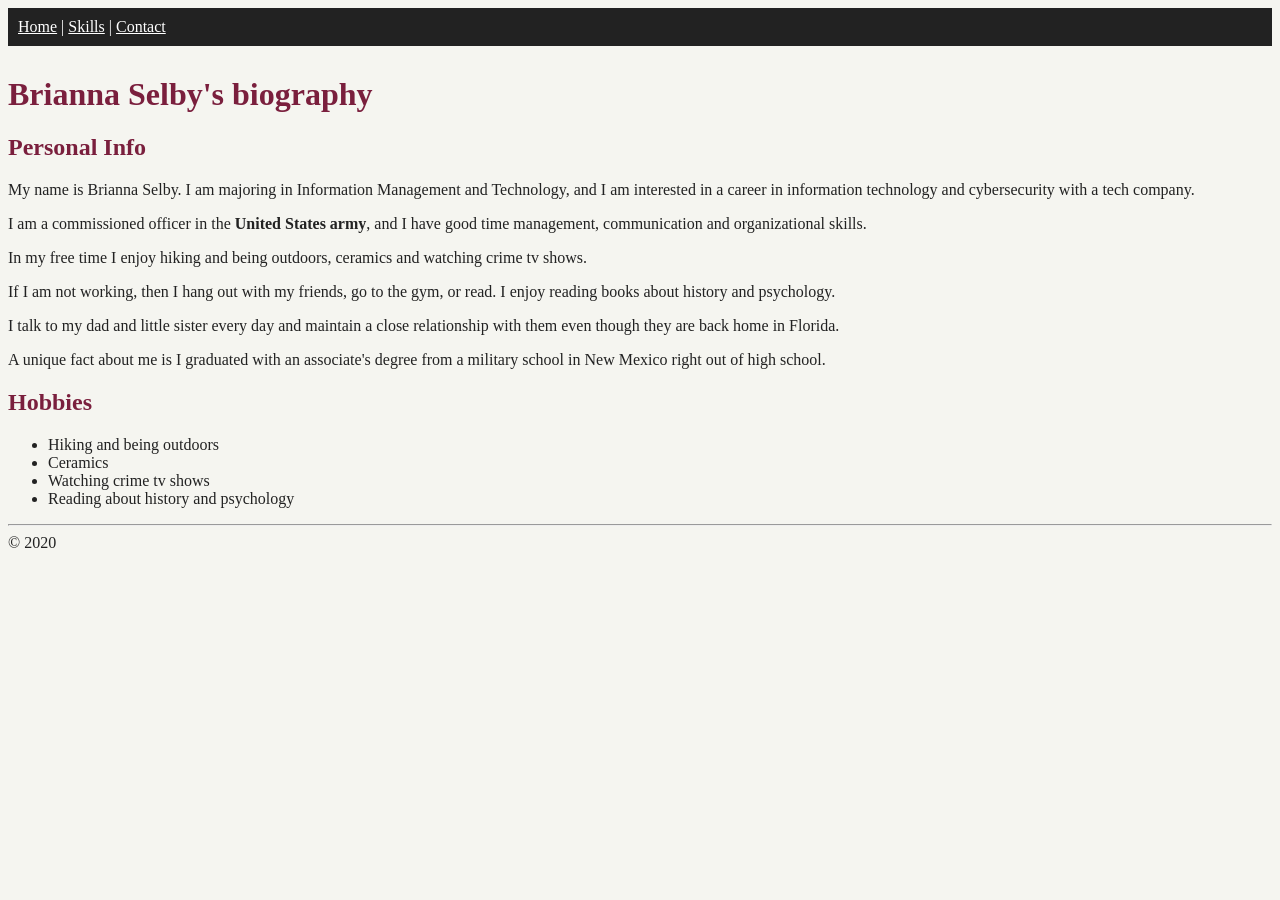
<file: lab07/index.html>
<!DOCTYPE html>
<html lang="en">
<head>
  <meta charset="utf-8">
  <link rel="stylesheet" href="styles.css">
  <title> Brianna Selby's Biography</title>
</head>
<body>
    <nav>
    <a href="index.html">Home</a> |
    <a href="skills.html">Skills</a> |
    <a href="contact.html">Contact</a>
  </nav>
  <h1>Brianna Selby's biography</h1>
  <h2>Personal Info</h2>
  <p>My name is Brianna Selby. I am majoring in Information Management and Technology, and I am interested in a career in information technology and cybersecurity with a tech company.</p>
  <p>I am a commissioned officer in the <strong>United States army</strong>, and I have good time management, communication and organizational skills.</p>
  <p>In my free time I enjoy hiking and being outdoors, ceramics and watching crime tv shows.</p>
  <p>If I am not working, then I hang out with my friends, go to the gym, or read. I enjoy reading books about history and psychology.</p>
  <p>I talk to my dad and little sister every day and maintain a close relationship with them even though they are back home in Florida.</p>
  <p>A unique fact about me is I graduated with an associate's degree from a military school in New Mexico right out of high school.</p> 
  <h2>Hobbies</h2>
  <ul>
       <li>Hiking and being outdoors</li>
      <li>Ceramics</li>
      <li>Watching crime tv shows</li>
      <li>Reading about history and psychology</li>
  </ul>

  <hr>
  &copy; 2020
</body>
</html>
</file>
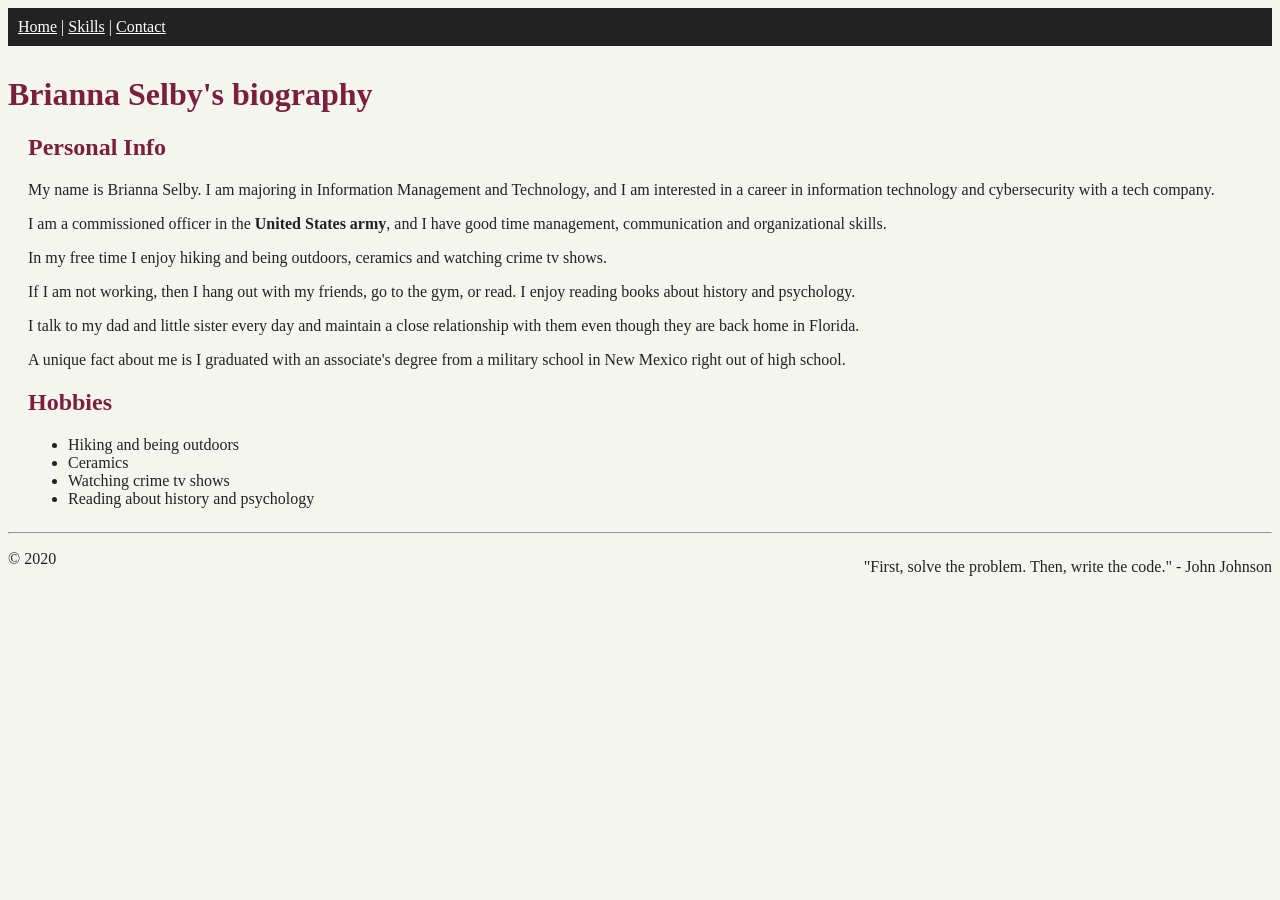
<file: lab08/index.html>
<!DOCTYPE html>
<html lang="en">
<head>
  <meta charset="utf-8">
  <link rel="stylesheet" href="styles.css">
  <title> Brianna Selby's Biography</title>
</head>
<body>
    <nav>
    <a href="index.html">Home</a> |
    <a href="skills.html">Skills</a> |
    <a href="contact.html">Contact</a>
  </nav>
  <h1>Brianna Selby's biography</h1>
  <main>
  <h2>Personal Info</h2>
  <p>My name is Brianna Selby. I am majoring in Information Management and Technology, and I am interested in a career in information technology and cybersecurity with a tech company.</p>
  <p>I am a commissioned officer in the <strong>United States army</strong>, and I have good time management, communication and organizational skills.</p>
  <p>In my free time I enjoy hiking and being outdoors, ceramics and watching crime tv shows.</p>
  <p>If I am not working, then I hang out with my friends, go to the gym, or read. I enjoy reading books about history and psychology.</p>
  <p>I talk to my dad and little sister every day and maintain a close relationship with them even though they are back home in Florida.</p>
  <p>A unique fact about me is I graduated with an associate's degree from a military school in New Mexico right out of high school.</p>
  <h2>Hobbies</h2>
  <ul>
    <li>Hiking and being outdoors</li>
    <li>Ceramics</li>
    <li>Watching crime tv shows</li>
    <li>Reading about history and psychology</li>
  </ul>
  </main>

  <footer>
    <hr>
    <p class="tagline">"First, solve the problem. Then, write the code." - John Johnson</p>
    <p>&copy; 2020</p>
  </footer>
</body>
</html>
</file>
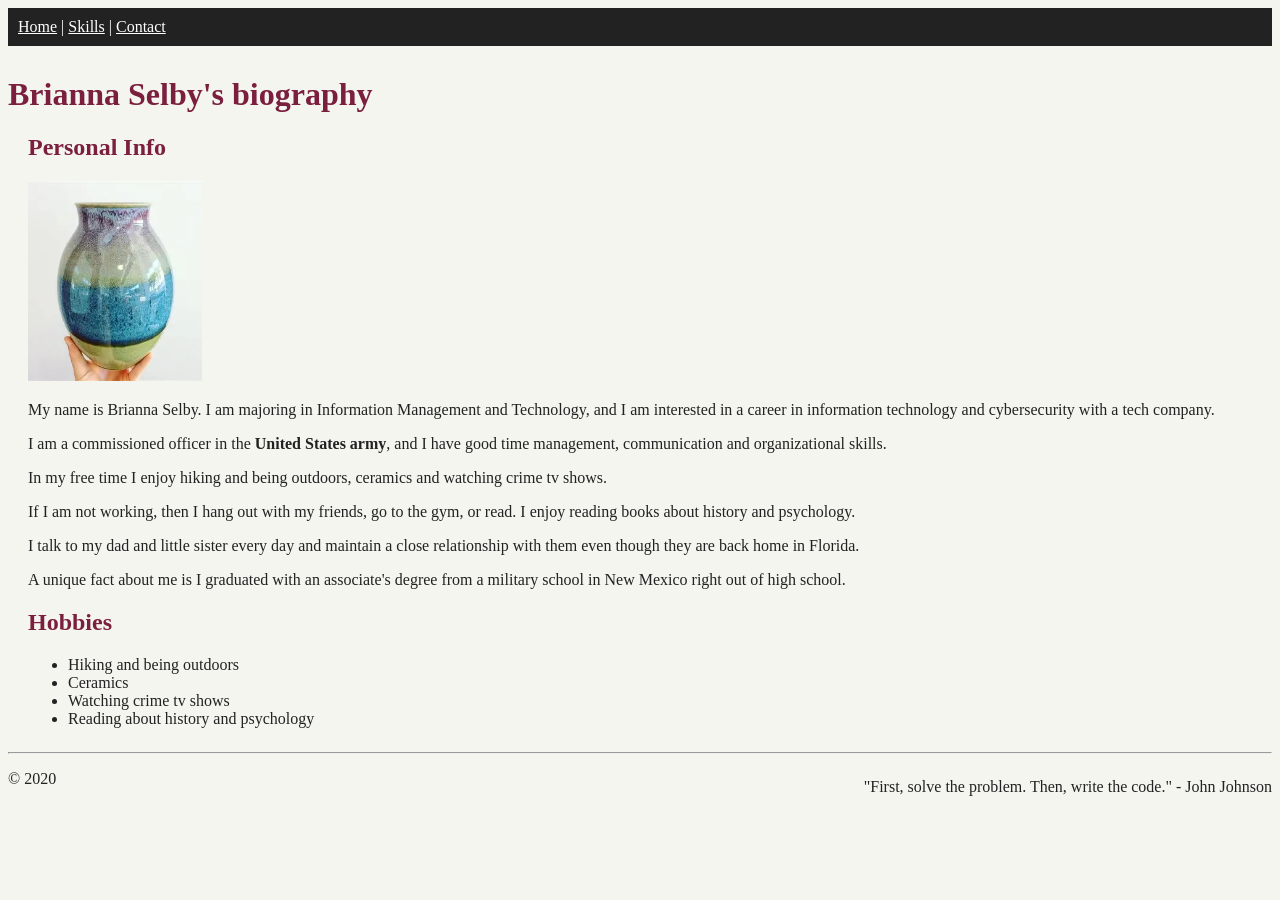
<file: lab09/index.html>
<!DOCTYPE html>
<html lang="en">
<head>
  <meta charset="utf-8">
  <meta name="viewport" content="width=device-width, initial-scale=1">
  <link rel="stylesheet" href="styles.css">
  <title> Brianna Selby's Biography</title>
</head>
<body>
    <nav>
    <a href="index.html">Home</a> <span>|</span>
    <a href="skills.html">Skills</a> <span>|</span>
    <a href="contact.html">Contact</a> 
  </nav>
  <h1>Brianna Selby's biography</h1>
  <main>
  <h2>Personal Info</h2>
       <img src="glaze-glossy.jpg" alt="A vase with a glossy blue and green glaze" class="responsive-img">
  <p>My name is Brianna Selby. I am majoring in Information Management and Technology, and I am interested in a career in information technology and cybersecurity with a tech company.</p>
  <p>I am a commissioned officer in the <strong>United States army</strong>, and I have good time management, communication and organizational skills.</p>
  <p>In my free time I enjoy hiking and being outdoors, ceramics and watching crime tv shows.</p>
  <p>If I am not working, then I hang out with my friends, go to the gym, or read. I enjoy reading books about history and psychology.</p>
  <p>I talk to my dad and little sister every day and maintain a close relationship with them even though they are back home in Florida.</p>
  <p>A unique fact about me is I graduated with an associate's degree from a military school in New Mexico right out of high school.</p>
  <h2>Hobbies</h2>
  <ul>
    <li>Hiking and being outdoors</li>
    <li>Ceramics</li>
    <li>Watching crime tv shows</li>
    <li>Reading about history and psychology</li>
  </ul>
  </main>

  <footer>
    <hr>
    <p class="tagline">"First, solve the problem. Then, write the code." - John Johnson</p>
    <p>&copy; 2020</p>
  </footer>
</body>
</html>
</file>
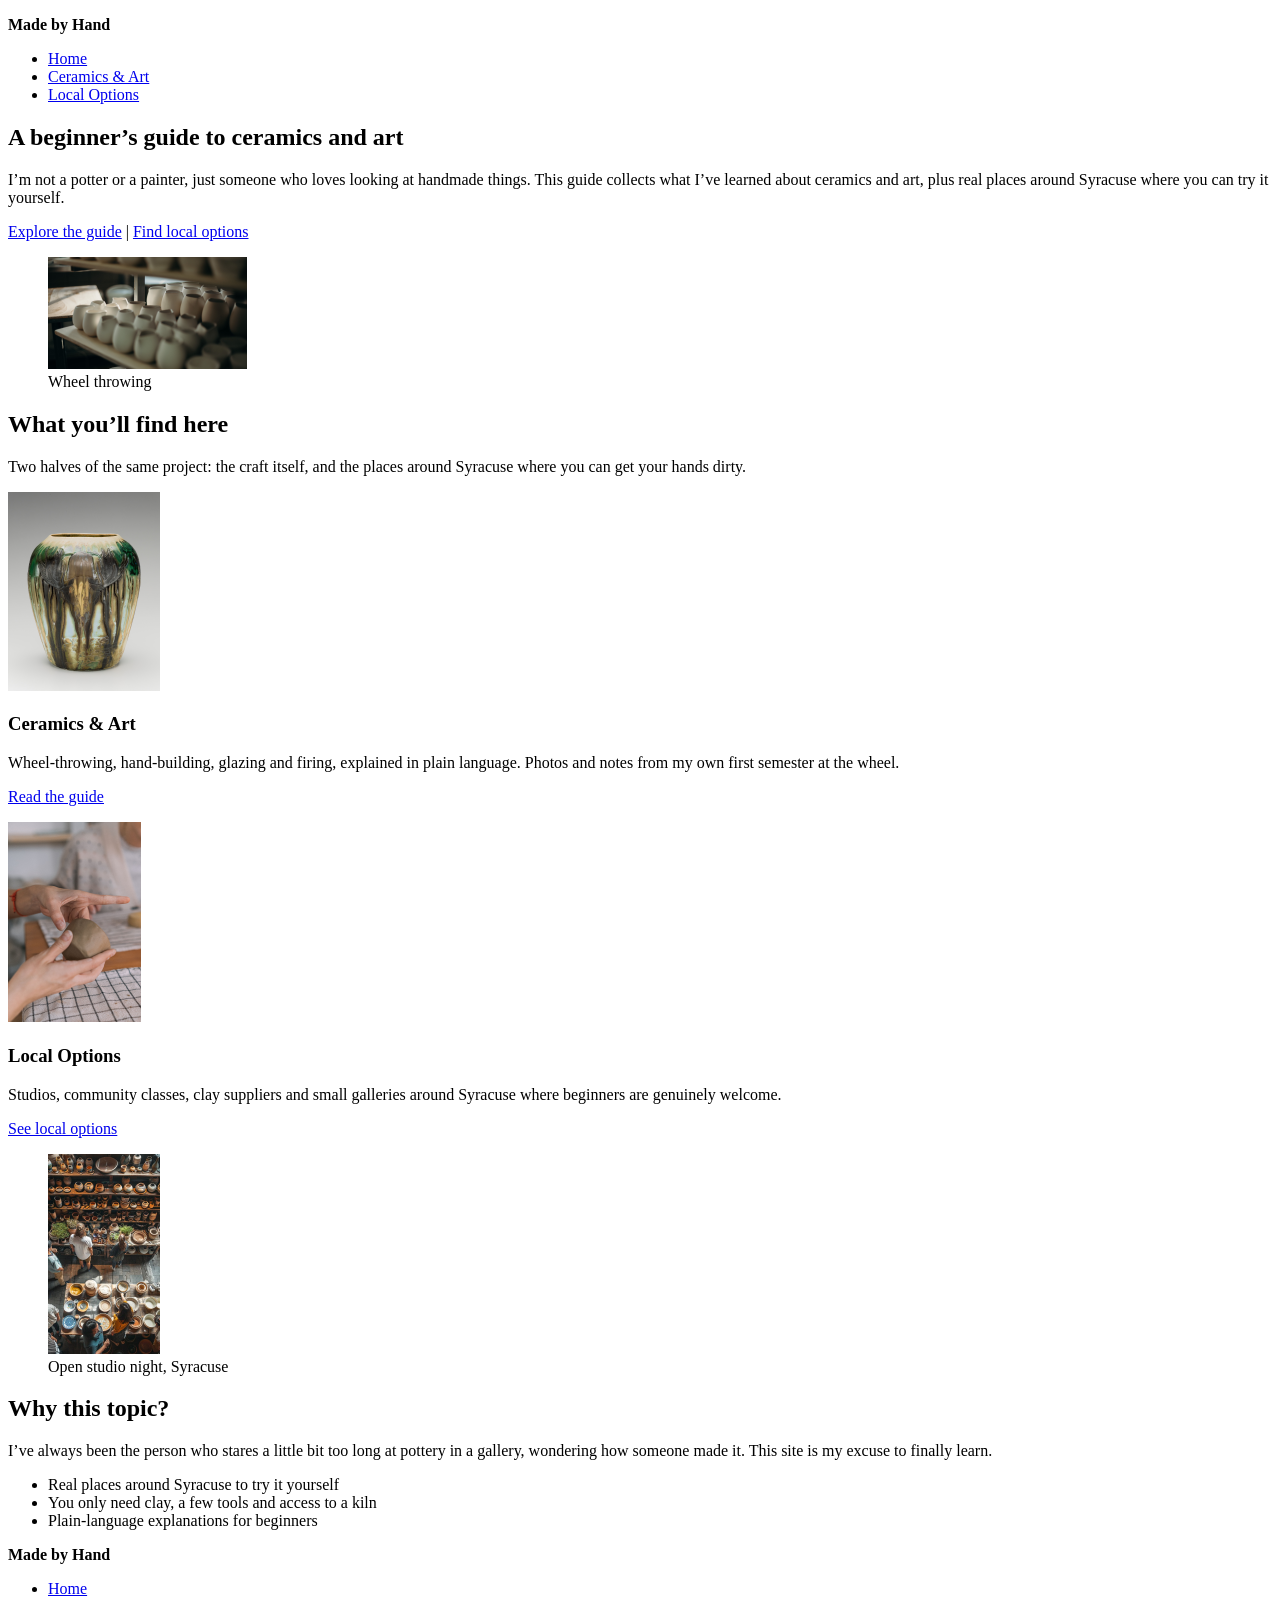
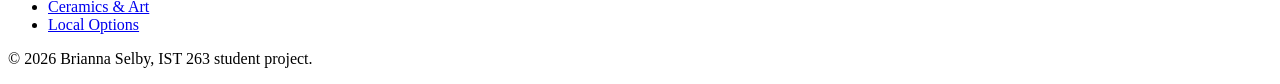
<file: project5/index.html>
<!DOCTYPE html>
<html lang="en">
<head>
    <meta charset="UTF-8">
    <title>Home - Made by Hand</title>
</head>
<body>
    <header>
        <p><strong>Made by Hand</strong></p>
        <nav>
            <ul>
                <li><a href="index.html">Home</a></li>
                <li><a href="ceramics-art.html">Ceramics &amp; Art</a></li>
                <li><a href="local-options.html">Local Options</a></li>
            </ul>
        </nav>
    </header>

    <main>
        <section>
            <h1>A beginner’s guide to ceramics and art</h1>
            <p>I’m not a potter or a painter, just someone who loves looking at handmade things. This guide collects what I’ve learned about ceramics and art, plus real places around Syracuse where you can try it yourself.</p>
            <p>
                <a href="ceramics-art.html">Explore the guide</a> |
                <a href="local-options.html">Find local options</a>
            </p>
            <figure>
                <img src="hero-cups.jpg" alt="Rows of white pottery cups drying on wooden shelves">
                <figcaption>Wheel throwing</figcaption>
            </figure>
        </section>

        <section>
            <h2>What you’ll find here</h2>
            <p>Two halves of the same project: the craft itself, and the places around Syracuse where you can get your hands dirty.</p>

            <article>
                <img src="card-ceramics.jpg" alt="A decorative ceramic vase with a glazed woodland design">
                <h3>Ceramics &amp; Art</h3>
                <p>Wheel-throwing, hand-building, glazing and firing, explained in plain language. Photos and notes from my own first semester at the wheel.</p>
                <p><a href="ceramics-art.html">Read the guide</a></p>
            </article>

            <article>
                <img src="card-local.jpg" alt="Hands holding and shaping a piece of clay">
                <h3>Local Options</h3>
                <p>Studios, community classes, clay suppliers and small galleries around Syracuse where beginners are genuinely welcome.</p>
                <p><a href="local-options.html">See local options</a></p>
            </article>
        </section>

        <section>
            <figure>
                <img src="open-studio.jpg" alt="Visitors browsing shelves of handmade pottery at an open studio">
                <figcaption>Open studio night, Syracuse</figcaption>
            </figure>
            <h2>Why this topic?</h2>
            <p>I’ve always been the person who stares a little bit too long at pottery in a gallery, wondering how someone made it. This site is my excuse to finally learn.</p>
            <ul>
                <li>Real places around Syracuse to try it yourself</li>
                <li>You only need clay, a few tools and access to a kiln</li>
                <li>Plain-language explanations for beginners</li>
            </ul>
        </section>
    </main>

    <footer>
        <p><strong>Made by Hand</strong></p>
        <nav>
            <ul>
                <li><a href="index.html">Home</a></li>
                <li><a href="ceramics-art.html">Ceramics &amp; Art</a></li>
                <li><a href="local-options.html">Local Options</a></li>
            </ul>
        </nav>
        <p>&copy; 2026 Brianna Selby, IST 263 student project.</p>
    </footer>
</body>
</html>
</file>
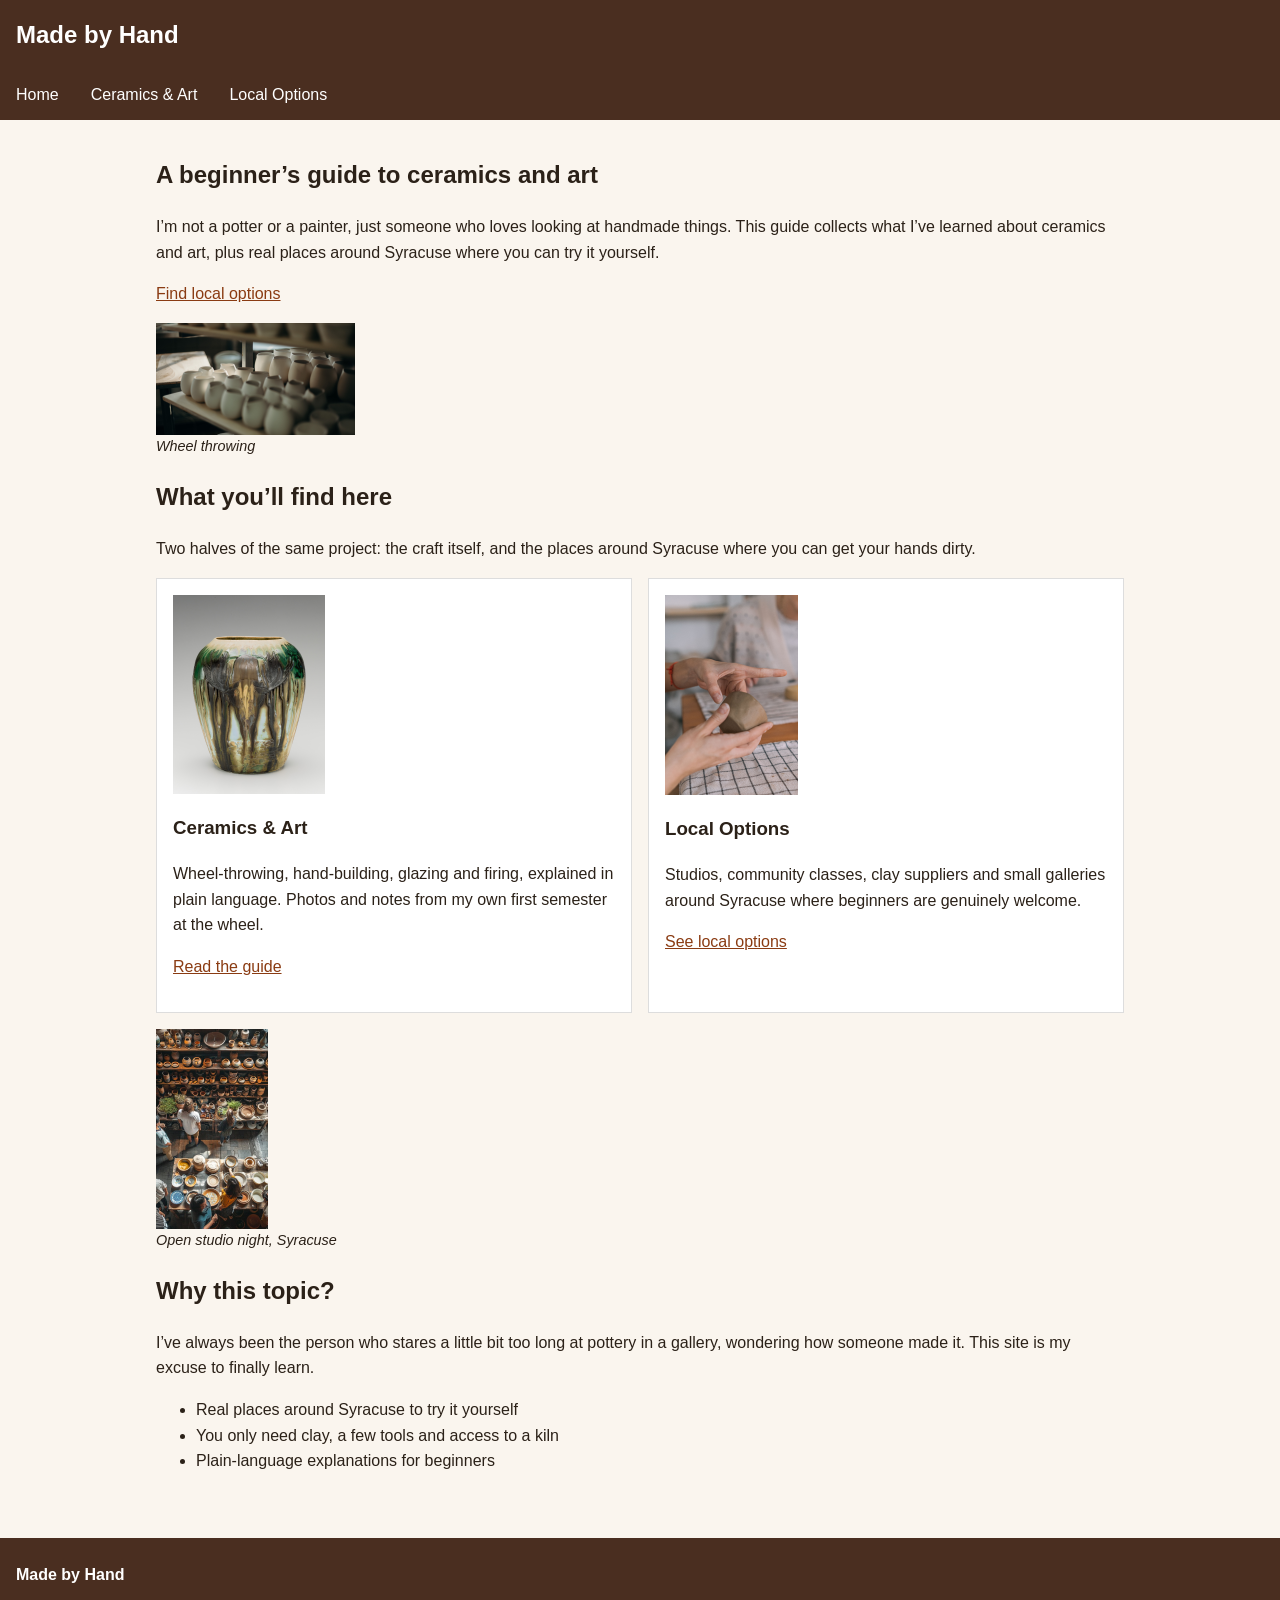
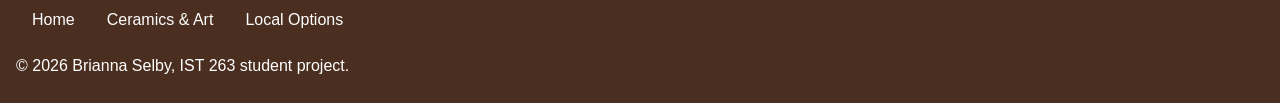
<file: project6/index.html>
<!DOCTYPE html>
<html lang="en">
<head>
    <meta charset="UTF-8">
    <meta name="viewport" content="width=device-width, initial-scale=1">
    <title>Home - Made by Hand</title>
    <link rel="stylesheet" href="style.css">
</head>
<body>
    <header>
        <p><strong>Made by Hand</strong></p>
        <nav>
            <ul>
                <li><a href="index.html">Home</a></li>
                <li><a href="ceramics-art.html">Ceramics &amp; Art</a></li>
                <li><a href="local-options.html">Local Options</a></li>
            </ul>
        </nav>
    </header>

    <main>
        <section>
            <h1>A beginner’s guide to ceramics and art</h1>
            <p>I’m not a potter or a painter, just someone who loves looking at handmade things. This guide collects what I’ve learned about ceramics and art, plus real places around Syracuse where you can try it yourself.</p>
    <p>
        <a href="local-options.html">Find local options</a>
    </p>
            <figure>
                <img src="hero-cups.jpg" alt="Rows of white pottery cups drying on wooden shelves">
                <figcaption>Wheel throwing</figcaption>
            </figure>
        </section>

        <section>
            <h2>What you’ll find here</h2>
            <p>Two halves of the same project: the craft itself, and the places around Syracuse where you can get your hands dirty.</p>
<div class="cards">
            <article>
                <img src="card-ceramics.jpg" alt="A decorative ceramic vase with a glazed woodland design">
                <h3>Ceramics &amp; Art</h3>
                <p>Wheel-throwing, hand-building, glazing and firing, explained in plain language. Photos and notes from my own first semester at the wheel.</p>
                <p><a href="ceramics-art.html">Read the guide</a></p>
            </article>

            <article>
                <img src="card-local.jpg" alt="Hands holding and shaping a piece of clay">
                <h3>Local Options</h3>
                <p>Studios, community classes, clay suppliers and small galleries around Syracuse where beginners are genuinely welcome.</p>
                <p><a href="local-options.html">See local options</a></p>
            </article>
</div>
        </section>

        <section>
            <figure>
                <img src="open-studio.jpg" alt="Visitors browsing shelves of handmade pottery at an open studio">
                <figcaption>Open studio night, Syracuse</figcaption>
            </figure>
            <h2>Why this topic?</h2>
            <p>I’ve always been the person who stares a little bit too long at pottery in a gallery, wondering how someone made it. This site is my excuse to finally learn.</p>
            <ul>
                <li>Real places around Syracuse to try it yourself</li>
                <li>You only need clay, a few tools and access to a kiln</li>
                <li>Plain-language explanations for beginners</li>
            </ul>
        </section>
    </main>

    <footer>
        <p><strong>Made by Hand</strong></p>
        <nav>
            <ul>
                <li><a href="index.html">Home</a></li>
                <li><a href="ceramics-art.html">Ceramics &amp; Art</a></li>
                <li><a href="local-options.html">Local Options</a></li>
            </ul>
        </nav>
        <p>&copy; 2026 Brianna Selby, IST 263 student project.</p>
    </footer>
</body>
</html>
</file>
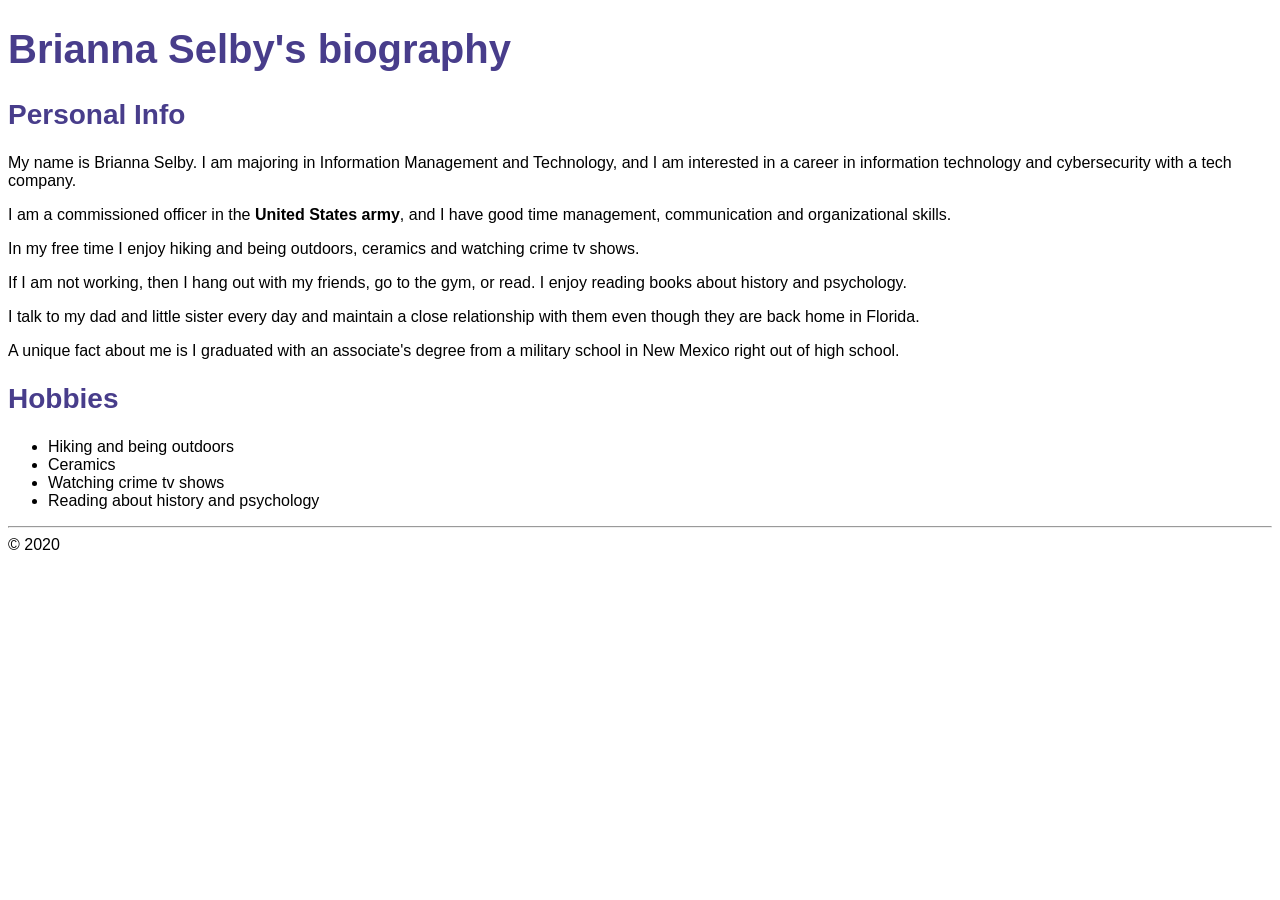
<file: lab06/selby-bio.html>
<!DOCTYPE html>
<html lang="en">
<head>
  <meta charset="utf-8">
  <link rel="stylesheet" href="styles.css">
  <title> Brianna Selby's Biography</title>
</head>
<body>
  <h1>Brianna Selby's biography</h1>
  <h2>Personal Info</h2>
  <p>My name is Brianna Selby. I am majoring in Information Management and Technology, and I am interested in a career in information technology and cybersecurity with a tech company.</p>
  <p>I am a commissioned officer in the <strong>United States army</strong>, and I have good time management, communication and organizational skills.</p>
  <p>In my free time I enjoy hiking and being outdoors, ceramics and watching crime tv shows.</p>
  <p>If I am not working, then I hang out with my friends, go to the gym, or read. I enjoy reading books about history and psychology.</p>
  <p>I talk to my dad and little sister every day and maintain a close relationship with them even though they are back home in Florida.</p>
  <p>A unique fact about me is I graduated with an associate's degree from a military school in New Mexico right out of high school.</p> 
  <h2>Hobbies</h2>
  <ul>
       <li>Hiking and being outdoors</li>
      <li>Ceramics</li>
      <li>Watching crime tv shows</li>
      <li>Reading about history and psychology</li>
  </ul>

  <hr>
  &copy; 2020
</body>
</html>
</file>
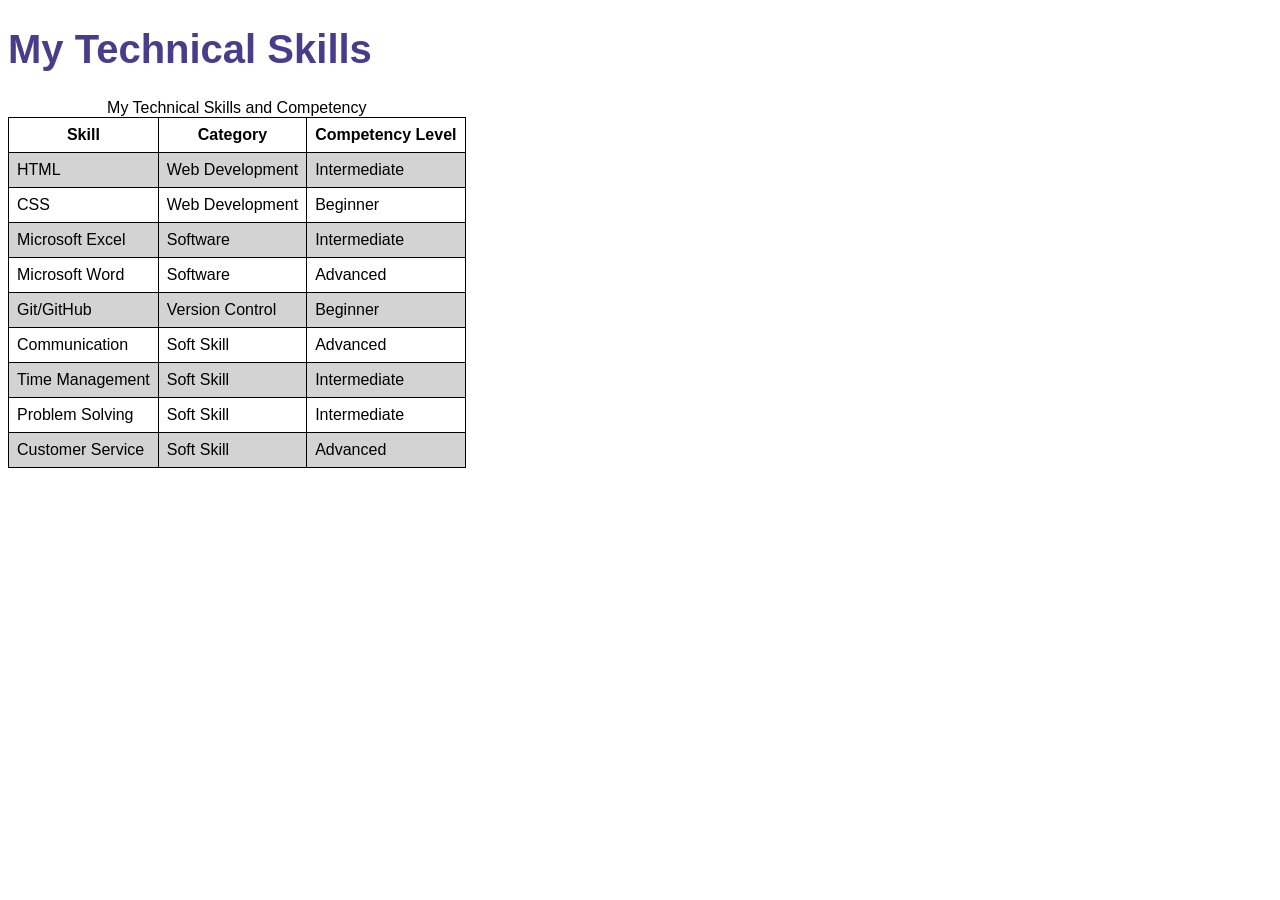
<file: lab06/skills.html>
<!DOCTYPE html>
<html lang="en">
<head>
    <meta charset="UTF-8">
    <title>Skills</title>
    <style>
        table, th, td {
            border: 1px solid black;
            border-collapse: collapse;  }
        th, td { padding: 8px;}
    </style>
    <link rel="stylesheet" href="styles.css">
</head>
<body>
    <h1>My Technical Skills</h1>

    <table>
        <caption>My Technical Skills and Competency</caption>
        <tr>
            <th>Skill</th>
            <th>Category</th>
            <th>Competency Level</th>
        </tr>
        <tr class="evenrow">
            <td>HTML</td>
            <td>Web Development</td>
            <td>Intermediate</td>
            
        </tr>
        <tr>
            <td>CSS</td>
            <td>Web Development</td>
            <td>Beginner</td>
        </tr>
        <tr class="evenrow">
            <td>Microsoft Excel</td>
            <td>Software</td>
            <td>Intermediate</td>
        </tr>
        <tr>
            <td>Microsoft Word</td>
            <td>Software</td>
            <td>Advanced</td>
        </tr>
        <tr class="evenrow">
            <td>Git/GitHub</td>
            <td>Version Control</td>
            <td>Beginner</td>
        </tr>
        <tr>
            <td>Communication</td>
            <td>Soft Skill</td>
            <td>Advanced</td>
        </tr>
        <tr class="evenrow">
            <td>Time Management</td>
            <td>Soft Skill</td>
            <td>Intermediate</td>
        </tr>
        <tr>
            <td>Problem Solving</td>
            <td>Soft Skill</td>
            <td>Intermediate</td>
        </tr>
        <tr class="evenrow">
            <td>Customer Service</td>
            <td>Soft Skill</td>
            <td>Advanced</td>
        </tr>
    </table>

</body>
</html>
</file>
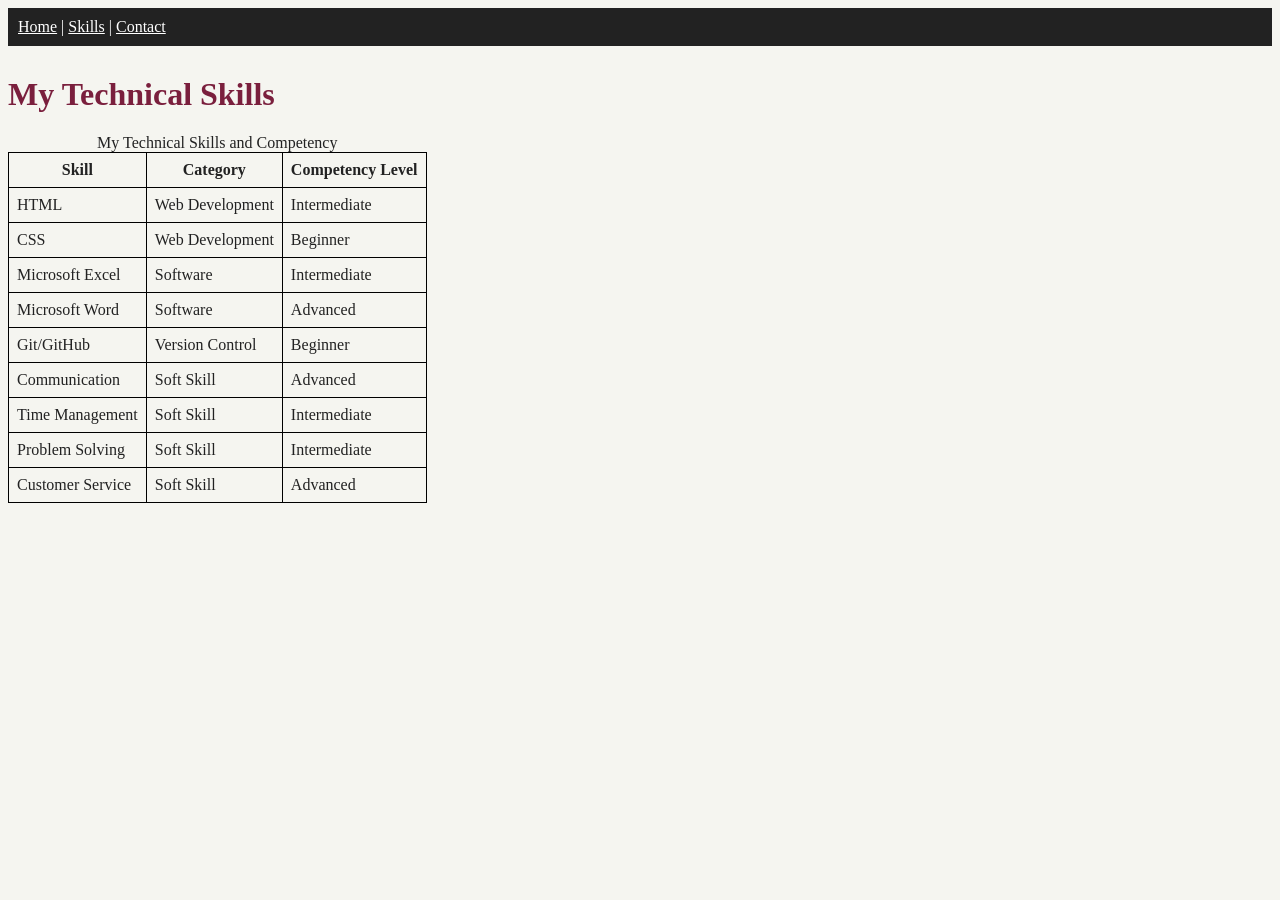
<file: lab07/skills.html>
<!DOCTYPE html>
<html lang="en">
<head>
    <meta charset="UTF-8">
    <title>Skills</title>
    <style>
        table, th, td {
            border: 1px solid black;
            border-collapse: collapse;  }
        th, td { padding: 8px;}
    </style>
    <link rel="stylesheet" href="styles.css">
</head>
<body>
    <nav>
    <a href="index.html">Home</a> |
    <a href="skills.html">Skills</a> |
    <a href="contact.html">Contact</a>
  </nav>
    <h1>My Technical Skills</h1>

    <table>
        <caption>My Technical Skills and Competency</caption>
        <tr>
            <th>Skill</th>
            <th>Category</th>
            <th>Competency Level</th>
        </tr>
        <tr class="evenrow">
            <td>HTML</td>
            <td>Web Development</td>
            <td>Intermediate</td>
            
        </tr>
        <tr>
            <td>CSS</td>
            <td>Web Development</td>
            <td>Beginner</td>
        </tr>
        <tr class="evenrow">
            <td>Microsoft Excel</td>
            <td>Software</td>
            <td>Intermediate</td>
        </tr>
        <tr>
            <td>Microsoft Word</td>
            <td>Software</td>
            <td>Advanced</td>
        </tr>
        <tr class="evenrow">
            <td>Git/GitHub</td>
            <td>Version Control</td>
            <td>Beginner</td>
        </tr>
        <tr>
            <td>Communication</td>
            <td>Soft Skill</td>
            <td>Advanced</td>
        </tr>
        <tr class="evenrow">
            <td>Time Management</td>
            <td>Soft Skill</td>
            <td>Intermediate</td>
        </tr>
        <tr>
            <td>Problem Solving</td>
            <td>Soft Skill</td>
            <td>Intermediate</td>
        </tr>
        <tr class="evenrow">
            <td>Customer Service</td>
            <td>Soft Skill</td>
            <td>Advanced</td>
        </tr>
    </table>

</body>
</html>
</file>
<file: lab07/styles.css>
body {
  background-color: #F5F5F0;
  color: #222222;
}
a {
  color: #1F5FA8;
}
h1, h2, h3 {
  color: #7A1F3D;
}
nav {
  background-color: #222222;
  color: #FFFFFF;
  padding: 10px;
  margin-bottom: 30px;
}
nav a {
  color: #FFFFFF;
}
nav a:hover {
  background-color: #A33A5B;
}
</file>
<file: lab08/styles.css>
body {
  background-color: #F5F5F0;
  color: #222222;
}
a {
  color: #1F5FA8;
}
h1, h2, h3 {
  color: #7A1F3D;
}
nav {
  background-color: #222222;
  color: #FFFFFF;
  padding: 10px;
  margin-bottom: 30px;
}
nav a {
  color: #FFFFFF;
}
nav a:hover {
  background-color: #A33A5B;
}

/* Lab 8 additions */
.tagline {
  float: right;
  margin: 16px 0;
}

footer {
  overflow: auto;
}

/* Contact page layout */
main {
  margin: 0 20px;
}

.row1, .row2 {
  display: flex;
  gap: 20px;
  padding: 20px;
  border-radius: 15px;
}

.row1 {
  background-color: #E9DDE1;
  margin-bottom: 30px;
}

.row2 {
  background-color: #DDE6F0;
  margin-bottom: 30px;
}

.col1, .col2 {
  flex: 1;
}

.row1 img {
  height: 24px;
  vertical-align: middle;
  margin-right: 8px;
}

/* Map fills its column */
.row2 iframe {
  width: 100%;
  height: 100%;
  min-height: 400px;
  border-radius: 10px;
}

/* Form styling */
.row2 h2 {
  margin-top: 0;
}

form label {
  display: block;
  font-weight: bold;
  margin-bottom: 5px;
}

form input[type="text"],
form select,
form textarea {
  width: 100%;
  padding: 8px;
  box-sizing: border-box;
  border: 1px solid #999999;
  border-radius: 6px;
  font-size: 1rem;
}

form input[type="submit"] {
  background-color: #7A1F3D;
  color: #FFFFFF;
  padding: 10px 24px;
  border: none;
  border-radius: 6px;
  font-size: 1rem;
  cursor: pointer;
}

form input[type="submit"]:hover {
  background-color: #A33A5B;
}
</file>
<file: lab09/styles.css>
body {
  background-color: #F5F5F0;
  color: #222222;
}
a {
  color: #1F5FA8;
}
h1, h2, h3 {
  color: #7A1F3D;
}
nav {
  background-color: #222222;
  color: #FFFFFF;
  padding: 10px;
  margin-bottom: 30px;
}
nav a {
  color: #FFFFFF;
}
nav a:hover {
  background-color: #A33A5B;
}

/* Lab 8 additions */
.tagline {
  float: right;
  margin: 16px 0;
}

footer {
  overflow: auto;
}

/* Contact page layout */
main {
  margin: 0 20px;
}

.row1, .row2 {
  display: flex;
  flex-wrap: wrap;
  gap: 20px;
  padding: 20px;
  border-radius: 15px;
}

.row1 {
  background-color: #E9DDE1;
  margin-bottom: 30px;
}

.row2 {
  background-color: #DDE6F0;
  margin-bottom: 30px;
}

.col1, .col2 {
  flex: 1 1 300px;
}

.row1 img {
  height: 24px;
  vertical-align: middle;
  margin-right: 8px;
}

/* Map fills its column */
.row2 iframe {
  width: 100%;
  height: 100%;
  min-height: 400px;
  border-radius: 10px;
}

/* Form styling */
.row2 h2 {
  margin-top: 0;
}

form label {
  display: block;
  font-weight: bold;
  margin-bottom: 5px;
}

form input[type="text"],
form select,
form textarea {
  width: 100%;
  padding: 8px;
  box-sizing: border-box;
  border: 1px solid #999999;
  border-radius: 6px;
  font-size: 1rem;
}

form input[type="submit"] {
  background-color: #7A1F3D;
  color: #FFFFFF;
  padding: 10px 24px;
  border: none;
  border-radius: 6px;
  font-size: 1rem;
  cursor: pointer;
}

form input[type="submit"]:hover {
  background-color: #A33A5B;
}
   .responsive-img {
       max-width: 100%;
   }
@media (max-width: 768px) {
  nav a {
    display: block;
    width: 100%;
    padding: 10px 0;
  }

  nav span {
    display: none;
  }
}
</file>
<file: project6/style.css>
:root {
  --bg: #faf5ee;
  --text: #2b2118;
  --accent: #8a3b12;
  --dark: #4a2e20;
  --card: #ffffff;
}

* { box-sizing: border-box; }

body {
  margin: 0;
  font-family: Arial, sans-serif;
  color: var(--text);
  background: var(--bg);
  line-height: 1.6;
}

img { max-width: 100%; height: auto; display: block; }

a { color: var(--accent); }

/* Header + nav (mobile first: stacked) */
header { background: var(--dark); color: #fff; }
header p { margin: 0; padding: 1rem; font-size: 1.5rem; }

nav ul {
  list-style: none;
  margin: 0;
  padding: 0;
  display: flex;
  flex-direction: column;
}
nav a {
  display: block;
  padding: 0.75rem 1rem;
  color: #fff;
  text-decoration: none;
  border-top: 1px solid rgba(255, 255, 255, 0.2);
}
nav a:hover, nav a:focus { background: var(--accent); }

/* Main content */
main { max-width: 1000px; margin: 0 auto; padding: 1rem; }
figure { margin: 1rem 0; }
figcaption { font-size: 0.9rem; font-style: italic; }

/* Flexbox cards (mobile first: stacked) */
.cards {
  display: flex;
  flex-direction: column;
  gap: 1rem;
}
.cards article {
  flex: 1;
  background: var(--card);
  border: 1px solid #ddd;
  padding: 1rem;
}

/* Media query: tablet and up */
@media (min-width: 768px) {
  nav ul { flex-direction: row; }
  nav a { border-top: none; }
  .cards { flex-direction: row; }
}

/* Footer fix */
footer {
  background: var(--dark);
  color: #fff;
  padding: 1rem;
  margin-top: 2rem;
}
footer p { margin: 0.5rem 0; }
</file>
<file: lab06/styles.css>
body {
  font-family: "Trebuchet MS", Helvetica, sans-serif;
}

h1, h2 {
  color: darkslateblue;
}

.evenrow {
  background-color: lightgray;
}

h1 {
  font-size: 2.5em;
}

h2 {
  font-size: 1.75em;
}
</file>
